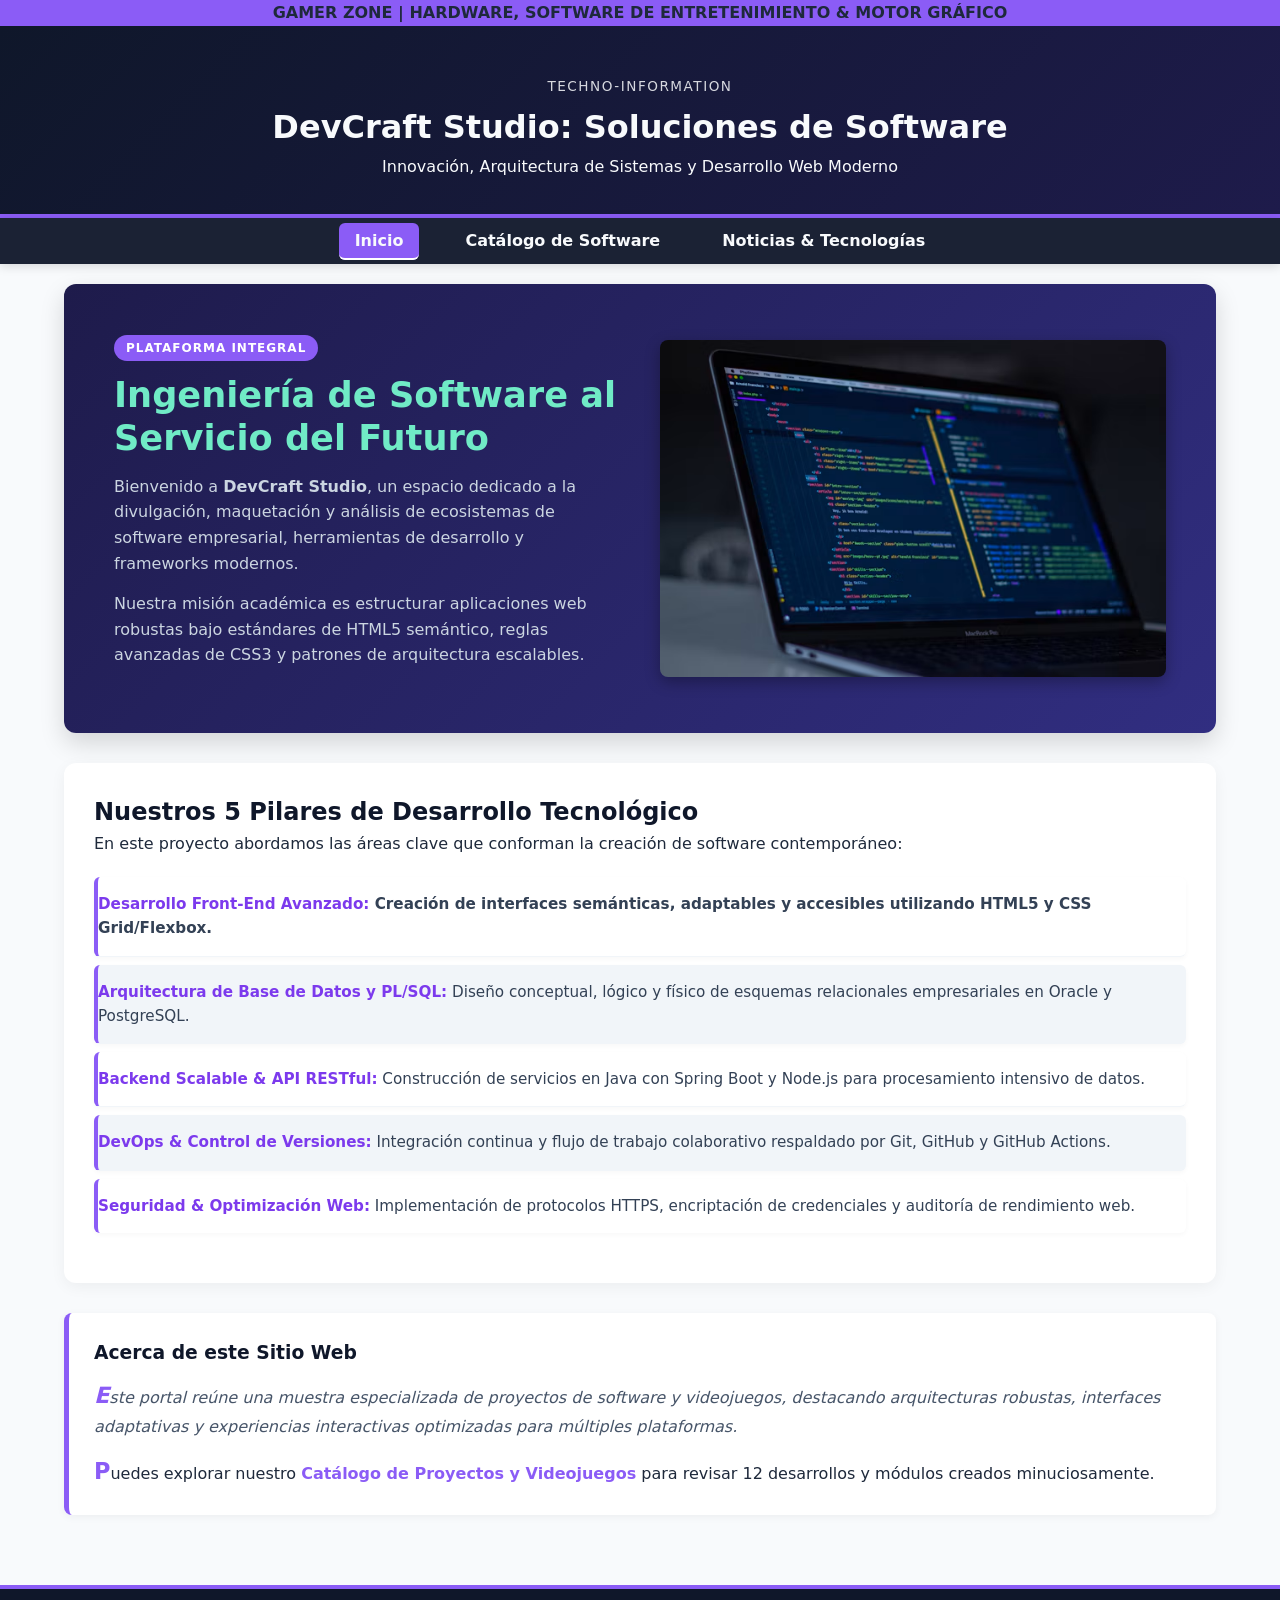
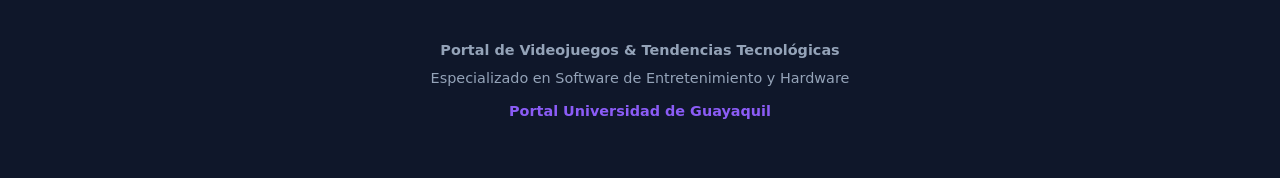
<file: index.html>
<!DOCTYPE html>
<html lang="en">
<head>
    <meta charset="UTF-8">
    <meta name="viewport" content="width=device-width, initial-scale=1.0">
    <title>DevelopSoft</title>
    <link rel="stylesheet" href="css/styles.css" />
    <style>
        :root {
            --primary-glow: #8b5cf6;
            --bg-card: #ffffff;
            --text-muted: #475569;
        }

        .hero {
            display: flex;
            align-items: center;
            justify-content: space-between;
            gap: 40px;
            background: linear-gradient(135deg, #1e1b4b 0%, #312e81 100%);
            color: #ffffff;
            padding: 50px;
            border-radius: 12px;
            margin-bottom: 30px;
            box-shadow: 0 10px 25px rgba(0,0,0,0.15);
        }

        .hero-text {
            flex: 1;
        }

        .hero-badge {
            background-color: var(--primary-glow);
            color: #fff;
            padding: 6px 12px;
            font-size: 0.75rem;
            font-weight: bold;
            border-radius: 20px;
            text-transform: uppercase;
            letter-spacing: 1px;
        }

        .hero-text h2 {
            font-size: 2.2rem;
            margin-top: 15px;
            margin-bottom: 15px;
            line-height: 1.2;
        }

        .hero-text p {
            font-size: 1rem;
            line-height: 1.6;
            color: #cbd5e1;
            margin-bottom: 15px;
        }

        .hero-image {
            flex: 1;
            text-align: center;
        }

        .hero-image img {
            max-width: 100%;
            height: auto;
            border-radius: 8px;
            box-shadow: 0 5px 15px rgba(0,0,0,0.3);
        }

        .features-grid-custom {
            background-color: var(--bg-card);
            padding: 35px;
            border-radius: 12px;
            box-shadow: 0 4px 15px rgba(0,0,0,0.05);
        }

        .features-grid-custom h2 {
            color: #1e293b;
            font-size: 1.8rem;
            margin-bottom: 10px;
        }

        .features-grid-custom > p {
            color: var(--text-muted);
            margin-bottom: 25px;
        }

        .features-list {
            list-style: none;
            padding: 0;
        }

        .features-list li {
            padding: 15px 0;
            border-bottom: 1px solid #f1f5f9;
            font-size: 0.95rem;
            color: #334155;
        }

        .features-list li:last-child {
            border-bottom: none;
        }

        .features-list strong {
            color: #7c3aed;
        }

        @media (max-width: 768px) {
            .hero {
                flex-direction: column;
                padding: 30px 20px;
            }
        }
    </style>
</head>
<body>

<div class="banner">
    GAMER ZONE | HARDWARE, SOFTWARE DE ENTRETENIMIENTO & MOTOR GRÁFICO
</div>


<header class="main-header">
    <div class="container">
        <p class="university-badge">Techno-Information</p>
        <h1>DevCraft Studio: Soluciones de Software</h1>
        <p>Innovación, Arquitectura de Sistemas y Desarrollo Web Moderno</p>
    </div>
</header>


<nav class="main-nav" id="main-nav">
    <ul class="nav-list">
        <li><a href="index.html" class="active">Inicio</a></li>
        <li><a href="catalogo.html">Catálogo de Software</a></li>
        <li><a href="noticias.html">Noticias & Tecnologías</a></li>
    </ul>
</nav>


<main class="container">
    

    <section class="hero">
        <div class="hero-text">
            <span class="hero-badge">PLATAFORMA INTEGRAL</span>
            <h2 style="color: rgb(112, 235, 198);">Ingeniería de Software al Servicio del Futuro</h2>
            <p>Bienvenido a <strong>DevCraft Studio</strong>, un espacio dedicado a la divulgación, maquetación y análisis de ecosistemas de software empresarial, herramientas de desarrollo y frameworks modernos.</p>
            <p>Nuestra misión académica es estructurar aplicaciones web robustas bajo estándares de HTML5 semántico, reglas avanzadas de CSS3 y patrones de arquitectura escalables.</p>
        </div>
        <div class="hero-image">
            <img src="img/codigofuente.png" alt="Código fuente de desarrollo de software" width="600" height="400">
        </div>
    </section>


    <section style="background-color: #ffffff; padding: 30px; border-radius: 12px; box-shadow: 0 4px 15px rgba(0,0,0,0.05);">
        <h2>Nuestros 5 Pilares de Desarrollo Tecnológico</h2>
        <p>En este proyecto abordamos las áreas clave que conforman la creación de software contemporáneo:</p>

        <ul class="features-list">
            <li><strong>Desarrollo Front-End Avanzado:</strong> Creación de interfaces semánticas, adaptables y accesibles utilizando HTML5 y CSS Grid/Flexbox.</li>
            <li><strong>Arquitectura de Base de Datos y PL/SQL:</strong> Diseño conceptual, lógico y físico de esquemas relacionales empresariales en Oracle y PostgreSQL.</li>
            <li><strong>Backend Scalable & API RESTful:</strong> Construcción de servicios en Java con Spring Boot y Node.js para procesamiento intensivo de datos.</li>
            <li><strong>DevOps & Control de Versiones:</strong> Integración continua y flujo de trabajo colaborativo respaldado por Git, GitHub y GitHub Actions.</li>
            <li><strong>Seguridad & Optimización Web:</strong> Implementación de protocolos HTTPS, encriptación de credenciales y auditoría de rendimiento web.</li>
        </ul>
    </section>


    <article class="overview-article" style="background: #ffffff; padding: 25px; border-radius: 8px; margin-top: 30px; box-shadow: 0 2px 8px rgba(0,0,0,0.05); border-left: 5px solid var(--accent-color);">
        <h3>Acerca de este Sitio Web</h3>
        <p style="color: #475569; font-style: italic; margin-top: 10px;">
            Este portal reúne una muestra especializada de proyectos de software y videojuegos, destacando arquitecturas robustas, interfaces adaptativas y experiencias interactivas optimizadas para múltiples plataformas.
        </p>
        <p style="margin-top: 15px;">
            Puedes explorar nuestro <a href="catalogo.html" style="color: #8b5cf6; font-weight: bold; text-decoration: none;">Catálogo de Proyectos y Videojuegos</a> para revisar 12 desarrollos y módulos creados minuciosamente.
        </p>
    </article>

</main>

<footer class="site-footer">
    <div class="container footer-credits">
        <p><strong>Portal de Videojuegos & Tendencias Tecnológicas</strong></p>
        <p>Especializado en Software de Entretenimiento y Hardware</p>
        <p class="external-links" style="margin-top: 10px;">
            <a href="https://www.ug.edu.ec" target="_blank" rel="noopener">Portal Universidad de Guayaquil</a>
        </p>
    </div>
</footer>


    
</body>
</html>
</file>
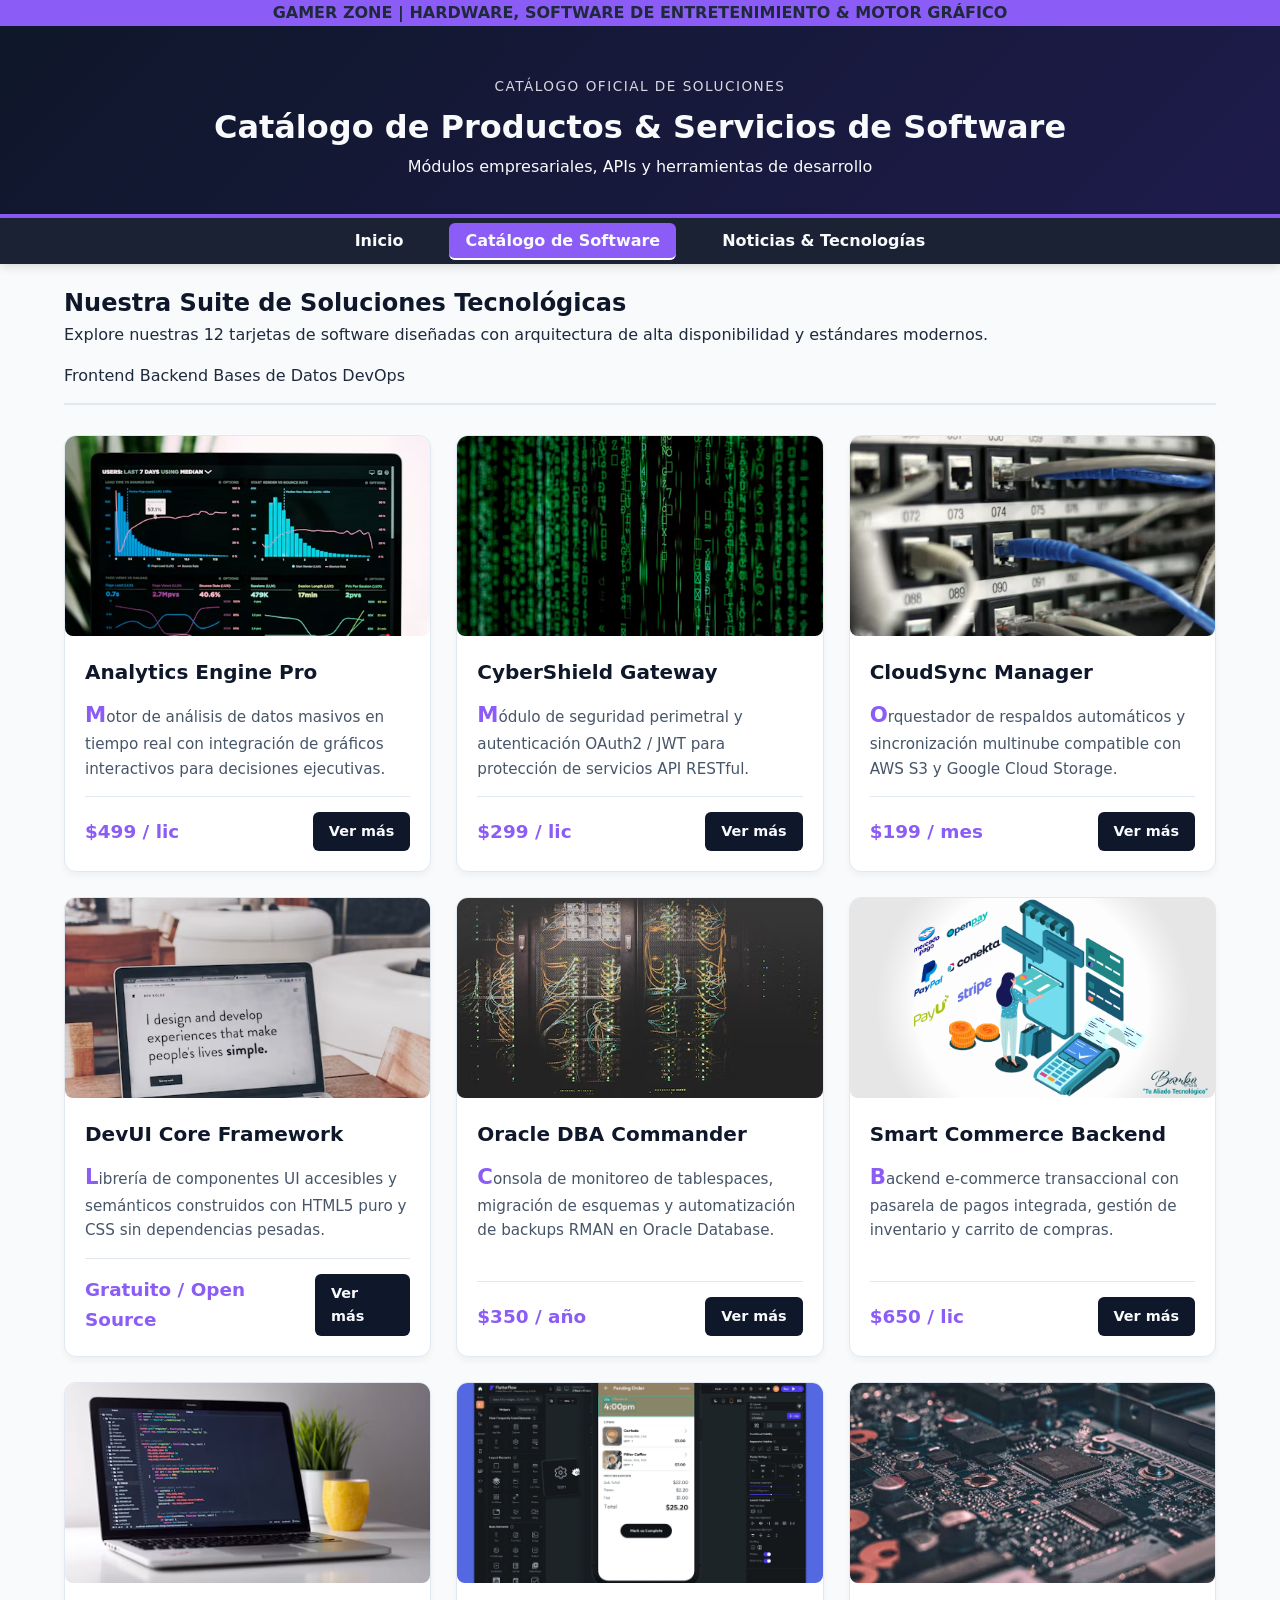
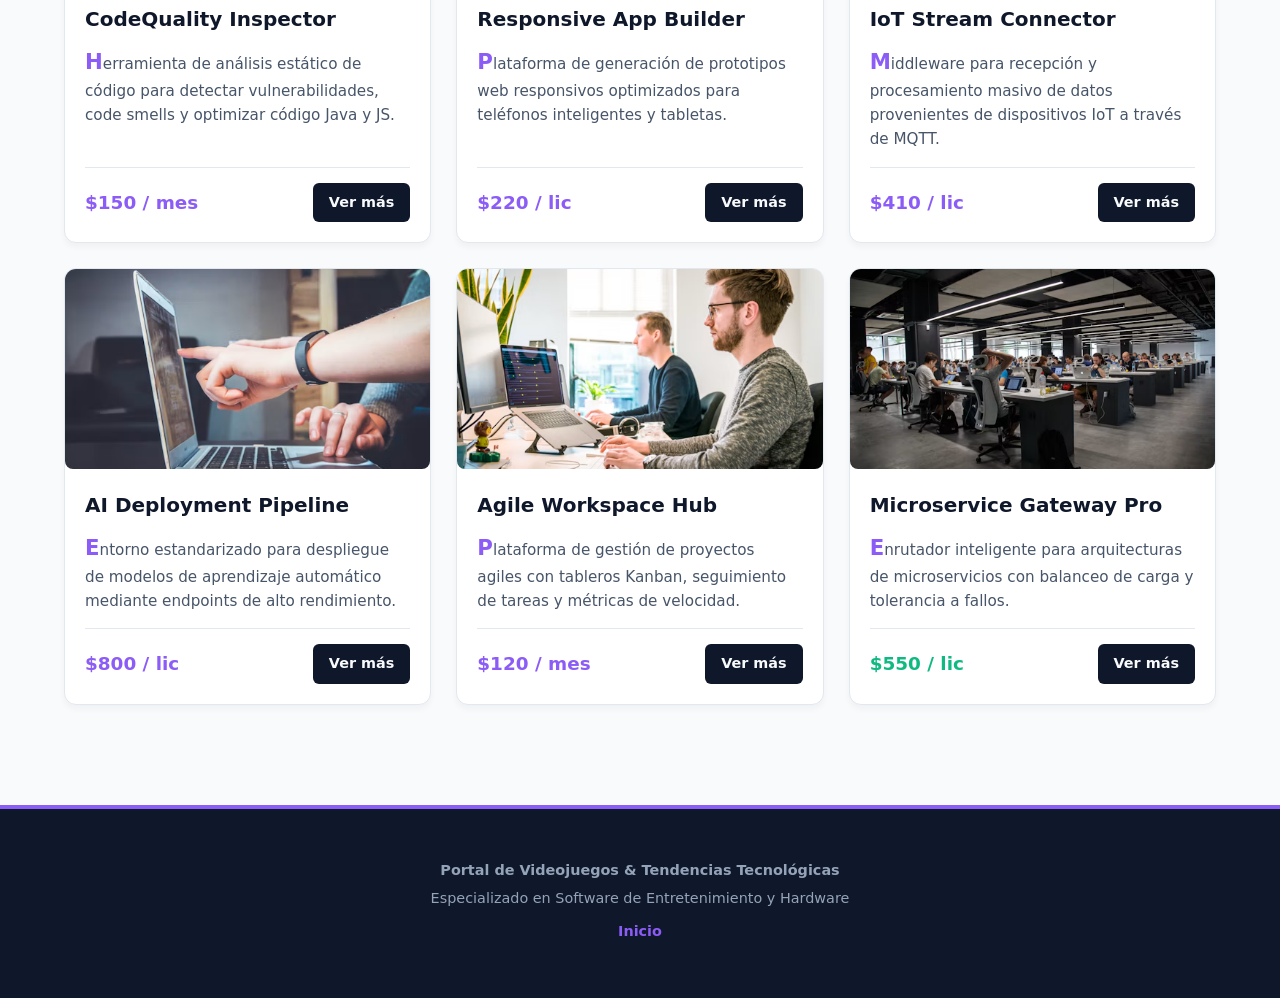
<file: catalogo.html>
<!DOCTYPE html>
<html lang="en">
<head>
    <meta charset="UTF-8">
    <meta name="viewport" content="width=device-width, initial-scale=1.0">
    <title>DevelopSoft</title>
    <link rel="stylesheet" href="css/styles.css" />
</head>
<body>
    <div class="banner">
    GAMER ZONE | HARDWARE, SOFTWARE DE ENTRETENIMIENTO & MOTOR GRÁFICO
</div>
    <header class="main-header">
    <div class="container">
        <p class="university-badge">Catálogo Oficial de Soluciones</p>
        <h1>Catálogo de Productos & Servicios de Software</h1>
        <p>Módulos empresariales, APIs y herramientas de desarrollo</p>
    </div>
</header>

<nav class="main-nav">
    <ul class="nav-list">
        <li><a href="index.html">Inicio</a></li>
        <li><a href="catalogo.html" class="active">Catálogo de Software</a></li>
        <li><a href="noticias.html">Noticias & Tecnologías</a></li>
    </ul>
</nav>

<main class="container">
    <section class="catalog-header-info">
        <h2>Nuestra Suite de Soluciones Tecnológicas</h2>
        <p>Explore nuestras 12 tarjetas de software diseñadas con arquitectura de alta disponibilidad y estándares modernos.</p>

        <div style="margin-top: 15px; border-bottom: 2px solid #e2e8f0; padding-bottom: 15px;">
            <span class="filter-tag">Frontend</span>
            <span class="filter-tag">Backend</span>
            <span class="filter-tag">Bases de Datos</span>
            <span class="filter-tag">DevOps</span>
        </div>
    </section>

    <section class="catalog-grid">

        <article class="card">
            <div class="card-img-wrapper">
                <img src="img/dashboard.png" alt="Dashboard Analytics Engine">
            </div>
            <div class="card-body">
                <h3 class="card-title">Analytics Engine Pro</h3>
                <p class="card-description">Motor de análisis de datos masivos en tiempo real con integración de gráficos interactivos para decisiones ejecutivas.</p>
                <div class="card-footer">
                    <span class="card-price">$499 / lic</span>
                    <a href="noticias.html" class="btn-details">Ver más</a>
                </div>
            </div>
        </article>

        <article class="card">
            <div class="card-img-wrapper">
                <img src="img/binarios.png" alt="CyberShield Security Suite">
            </div>
            <div class="card-body">
                <h3 class="card-title">CyberShield Gateway</h3>
                <p class="card-description">Módulo de seguridad perimetral y autenticación OAuth2 / JWT para protección de servicios API RESTful.</p>
                <div class="card-footer">
                    <span class="card-price">$299 / lic</span>
                    <a href="noticias.html" class="btn-details">Ver más</a>
                </div>
            </div>
        </article>

        <article class="card">
            <div class="card-img-wrapper">
                <img src="img/cablesred.png" alt="Cloud Infrastructure Sync">
            </div>
            <div class="card-body">
                <h3 class="card-title">CloudSync Manager</h3>
                <p class="card-description">Orquestador de respaldos automáticos y sincronización multinube compatible con AWS S3 y Google Cloud Storage.</p>
                <div class="card-footer">
                    <span class="card-price">$199 / mes</span>
                    <a href="noticias.html" class="btn-details">Ver más</a>
                </div>
            </div>
        </article>

        <article class="card">
            <div class="card-img-wrapper">
                <img src="img/framworks.png" alt="DevUI Framework Kit">
            </div>
            <div class="card-body">
                <h3 class="card-title">DevUI Core Framework</h3>
                <p class="card-description">Librería de componentes UI accesibles y semánticos construidos con HTML5 puro y CSS sin dependencias pesadas.</p>
                <div class="card-footer">
                    <span class="card-price">Gratuito / Open Source</span>
                    <a href="noticias.html" class="btn-details">Ver más</a>
                </div>
            </div>
        </article>

        <article class="card">
            <div class="card-img-wrapper">
                <img src="img/database_servers.png" alt="Database Admin Master">
            </div>
            <div class="card-body">
                <h3 class="card-title">Oracle DBA Commander</h3>
                <p class="card-description">Consola de monitoreo de tablespaces, migración de esquemas y automatización de backups RMAN en Oracle Database.</p>
                <div class="card-footer">
                    <span class="card-price">$350 / año</span>
                    <a href="noticias.html" class="btn-details">Ver más</a>
                </div>
            </div>
        </article>

        <article class="card">
            <div class="card-img-wrapper">
                <img src="img/e-comerce.png" alt="Smart Commerce API">
            </div>
            <div class="card-body">
                <h3 class="card-title">Smart Commerce Backend</h3>
                <p class="card-description">Backend e-commerce transaccional con pasarela de pagos integrada, gestión de inventario y carrito de compras.</p>
                <div class="card-footer">
                    <span class="card-price">$650 / lic</span>
                    <a href="noticias.html" class="btn-details">Ver más</a>
                </div>
            </div>
        </article>

        <article class="card">
            <div class="card-img-wrapper">
                <img src="img/codigo_de_calidad.png" alt="Code Quality Auditor">
            </div>
            <div class="card-body">
                <h3 class="card-title">CodeQuality Inspector</h3>
                <p class="card-description">Herramienta de análisis estático de código para detectar vulnerabilidades, code smells y optimizar código Java y JS.</p>
                <div class="card-footer">
                    <span class="card-price">$150 / mes</span>
                    <a href="noticias.html" class="btn-details">Ver más</a>
                </div>
            </div>
        </article>

        <article class="card">
            <div class="card-img-wrapper">
                <img src="img/aplicacionMovil.png" alt="Mobile App Builder">
            </div>
            <div class="card-body">
                <h3 class="card-title">Responsive App Builder</h3>
                <p class="card-description">Plataforma de generación de prototipos web responsivos optimizados para teléfonos inteligentes y tabletas.</p>
                <div class="card-footer">
                    <span class="card-price">$220 / lic</span>
                    <a href="noticias.html" class="btn-details">Ver más</a>
                </div>
            </div>
        </article>

        <article class="card">
            <div class="card-img-wrapper">
                <img src="img/microchips.png" alt="IoT Device Connector">
            </div>
            <div class="card-body">
                <h3 class="card-title">IoT Stream Connector</h3>
                <p class="card-description">Middleware para recepción y procesamiento masivo de datos provenientes de dispositivos IoT a través de MQTT.</p>
                <div class="card-footer">
                    <span class="card-price">$410 / lic</span>
                    <a href="noticias.html" class="btn-details">Ver más</a>
                </div>
            </div>
        </article>

        <article class="card">
            <div class="card-img-wrapper">
                <img src="img/modeloIA.png" alt="AI Model Deployer">
            </div>
            <div class="card-body">
                <h3 class="card-title">AI Deployment Pipeline</h3>
                <p class="card-description">Entorno estandarizado para despliegue de modelos de aprendizaje automático mediante endpoints de alto rendimiento.</p>
                <div class="card-footer">
                    <span class="card-price">$800 / lic</span>
                    <a href="noticias.html" class="btn-details">Ver más</a>
                </div>
            </div>
        </article>

        <article class="card">
            <div class="card-img-wrapper">
                <img src="img/equipo_de_trabajo.png" alt="Team Workflow Board">
            </div>
            <div class="card-body">
                <h3 class="card-title">Agile Workspace Hub</h3>
                <p class="card-description">Plataforma de gestión de proyectos agiles con tableros Kanban, seguimiento de tareas y métricas de velocidad.</p>
                <div class="card-footer">
                    <span class="card-price">$120 / mes</span>
                    <a href="noticias.html" class="btn-details">Ver más</a>
                </div>
            </div>
        </article>

        <article class="card">
            <div class="card-img-wrapper">
                <img src="img/microservicios.png" alt="Microservices Router">
            </div>
            <div class="card-body">
                <h3 class="card-title">Microservice Gateway Pro</h3>
                <p class="card-description">Enrutador inteligente para arquitecturas de microservicios con balanceo de carga y tolerancia a fallos.</p>
                <div class="card-footer">

                    <span class="card-price" style="color: #10b981;">$550 / lic</span>
                    <a href="noticias.html" class="btn-details">Ver más</a>
                </div>
            </div>
        </article>

    </section>
</main>

<footer class="site-footer">
    <div class="container footer-credits">
        <p><strong>Portal de Videojuegos & Tendencias Tecnológicas</strong></p>
        <p>Especializado en Software de Entretenimiento y Hardware</p>
        <p class="external-links" style="margin-top: 10px;">
            <a href="index.html">Inicio</a>
        </p>
    </div>
</footer>

</body>
</html>
</file>
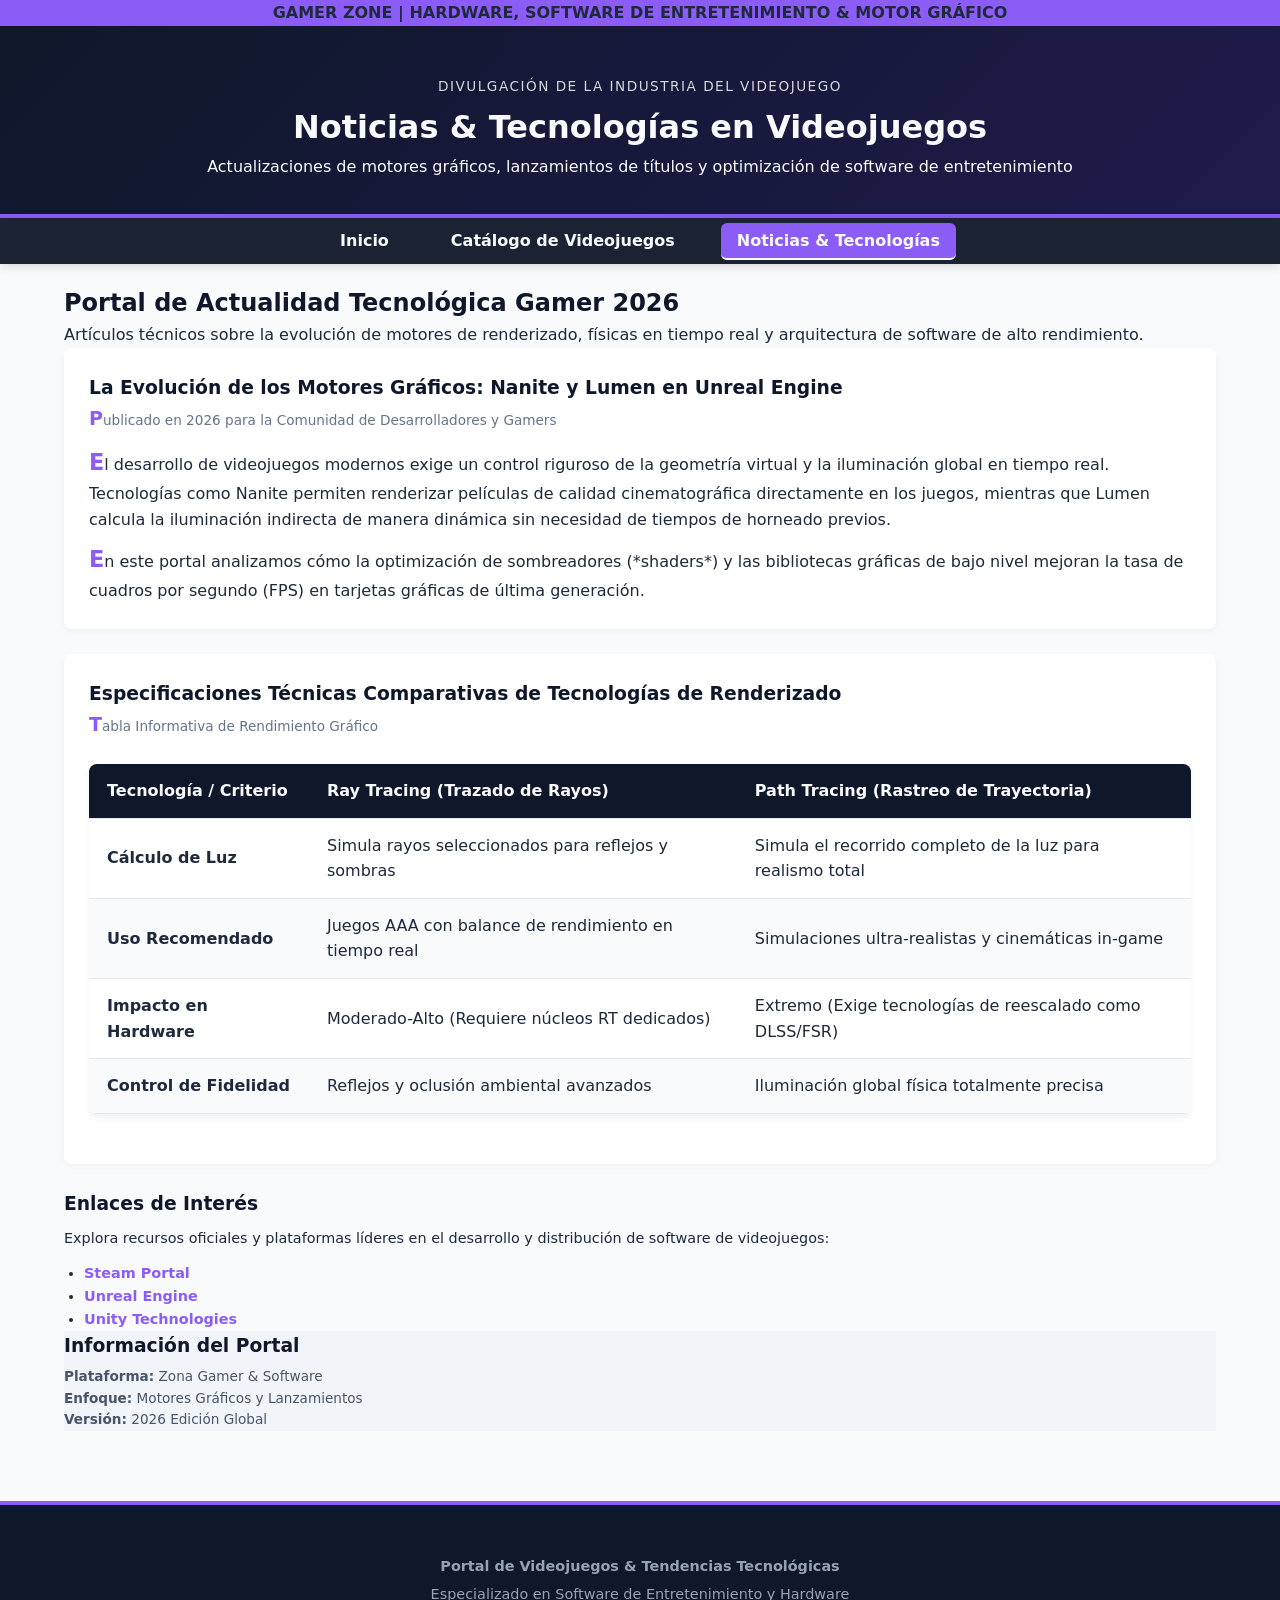
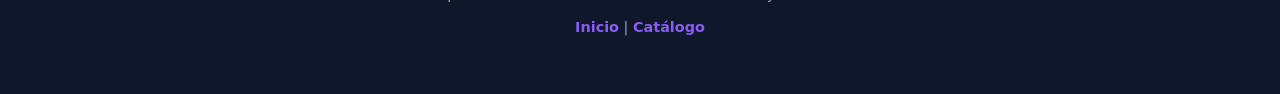
<file: noticias.html>
<!DOCTYPE html>
<html lang="en">
<head>
    <meta charset="UTF-8">
    <meta name="viewport" content="width=device-width, initial-scale=1.0">
    <title>DevelopSoft</title>
    <link rel="stylesheet" href="css/styles.css" />
</head>
<body>
    <div class="banner">
    GAMER ZONE | HARDWARE, SOFTWARE DE ENTRETENIMIENTO & MOTOR GRÁFICO
</div>
    <header class="main-header">
    <div class="container">
        <p class="university-badge">Divulgación de la Industria del Videojuego</p>
        <h1>Noticias & Tecnologías en Videojuegos</h1>
        <p>Actualizaciones de motores gráficos, lanzamientos de títulos y optimización de software de entretenimiento</p>
    </div>
</header>

<nav class="main-nav">
    <ul class="nav-list">
        <li><a href="index.html">Inicio</a></li>
        <li><a href="catalogo.html">Catálogo de Videojuegos</a></li>
        <li><a href="noticias.html" class="active">Noticias & Tecnologías</a></li>
    </ul>
</nav>

<main class="container">
    
    <div class="news-banner">
        <h2>Portal de Actualidad Tecnológica Gamer 2026</h2>
        <p>Artículos técnicos sobre la evolución de motores de renderizado, físicas en tiempo real y arquitectura de software de alto rendimiento.</p>
    </div>

    <div class="flex-layout">
        
        <div class="main-content">
            
            <article style="background: #ffffff; padding: 25px; border-radius: 8px; margin-bottom: 25px; box-shadow: 0 2px 6px rgba(0,0,0,0.04);">
                <h3>La Evolución de los Motores Gráficos: Nanite y Lumen en Unreal Engine</h3>
                <p style="color: #64748b; font-size: 0.85rem; margin-bottom: 12px;">Publicado en 2026 para la Comunidad de Desarrolladores y Gamers</p>
                <p>
                    El desarrollo de videojuegos modernos exige un control riguroso de la geometría virtual y la iluminación global en tiempo real. Tecnologías como Nanite permiten renderizar películas de calidad cinematográfica directamente en los juegos, mientras que Lumen calcula la iluminación indirecta de manera dinámica sin necesidad de tiempos de horneado previos.
                </p>
                <p style="margin-top: 10px;">
                    En este portal analizamos cómo la optimización de sombreadores (*shaders*) y las bibliotecas gráficas de bajo nivel mejoran la tasa de cuadros por segundo (FPS) en tarjetas gráficas de última generación.
                </p>
            </article>

            <article style="background: #ffffff; padding: 25px; border-radius: 8px; margin-bottom: 25px; box-shadow: 0 2px 6px rgba(0,0,0,0.04);">
                <h3>Especificaciones Técnicas Comparativas de Tecnologías de Renderizado</h3>
                <p style="color: #64748b; font-size: 0.85rem; margin-bottom: 12px;">Tabla Informativa de Rendimiento Gráfico</p>

                <table class="tech-table">
                    <thead>
                        <tr>
                            <th>Tecnología / Criterio</th>
                            <th>Ray Tracing (Trazado de Rayos)</th>
                            <th>Path Tracing (Rastreo de Trayectoria)</th>
                        </tr>
                    </thead>
                    <tbody>
                        <tr>
                            <td><strong>Cálculo de Luz</strong></td>
                            <td>Simula rayos seleccionados para reflejos y sombras</td>
                            <td>Simula el recorrido completo de la luz para realismo total</td>
                        </tr>
                        <tr>
                            <td><strong>Uso Recomendado</strong></td>
                            <td>Juegos AAA con balance de rendimiento en tiempo real</td>
                            <td>Simulaciones ultra-realistas y cinemáticas in-game</td>
                        </tr>
                        <tr>
                            <td><strong>Impacto en Hardware</strong></td>
                            <td>Moderado-Alto (Requiere núcleos RT dedicados)</td>
                            <td>Extremo (Exige tecnologías de reescalado como DLSS/FSR)</td>
                        </tr>
                        <tr>
                            <td><strong>Control de Fidelidad</strong></td>
                            <td>Reflejos y oclusión ambiental avanzados</td>
                            <td>Iluminación global física totalmente precisa</td>
                        </tr>
                    </tbody>
                </table>
            </article>

        </div>

        <aside class="sidebar-content">
            <div class="aside-box">
                <h3>Enlaces de Interés</h3>
                <p style="font-size: 0.9rem; margin-top: 8px;">
                    Explora recursos oficiales y plataformas líderes en el desarrollo y distribución de software de videojuegos:
                </p>
                <ul style="margin-top: 12px; padding-left: 20px; font-size: 0.9rem;">
                    <li><a href="https://store.steampowered.com" target="_blank" rel="noopener" style="color: #8b5cf6; text-decoration: none; font-weight: bold;">Steam Portal</a></li>
                    <li><a href="https://www.unrealengine.com" target="_blank" rel="noopener" style="color: #8b5cf6; text-decoration: none; font-weight: bold;">Unreal Engine</a></li>
                    <li><a href="https://unity.com" target="_blank" rel="noopener" style="color: #8b5cf6; text-decoration: none; font-weight: bold;">Unity Technologies</a></li>
                </ul>
            </div>

            <div class="aside-box" style="background-color: #f1f5f9;">
                <h3>Información del Portal</h3>
                <p style="font-size: 0.85rem; color: #475569; margin-top: 5px;">
                    <strong>Plataforma:</strong> Zona Gamer & Software<br>
                    <strong>Enfoque:</strong> Motores Gráficos y Lanzamientos<br>
                    <strong>Versión:</strong> 2026 Edición Global
                </p>
            </div>
        </aside>

    </div>

</main>
<footer class="site-footer">
    <div class="container footer-credits">
        <p><strong>Portal de Videojuegos & Tendencias Tecnológicas</strong></p>
        <p>Especializado en Software de Entretenimiento y Hardware</p>
        <p class="external-links" style="margin-top: 10px;">
            <a href="index.html">Inicio</a> | 
            <a href="catalogo.html">Catálogo</a> 
        </p>
    </div>
</footer>
</body>
</html>
</file>
<file: css/styles.css>
:root {
--primary-color: #0f172a;     
--accent-color: #8b5cf6;        
--accent-hover: #7c3aed;       
--bg-light: #f8fafc;            
--text-dark: #1e293b;           
--text-light: #f8fafc;          
--card-bg: #ffffff;             
--border-color: #e2e8f0;        
--font-main: 'Segoe UI', system-ui, -apple-system, sans-serif;
--transition-fast: 0.3s ease;
}



.banner{
    background-color: #8b5cf6;
    font-size: medium;
    text-align: center;
    font-weight: bolder;
}

*{
box-sizing: border-box;
margin: 0;
padding: 0;
}

body {
font-family: var(--font-main);
background-color: var(--bg-light);
color: var(--text-dark);
line-height: 1.6;
}


header, footer {
background-color: var(--primary-color);
color: var(--text-light);
}

h1, h2, h3, h4 {
font-weight: 700;
color: var(--primary-color);
}

header h1, header p {
color: var(--text-light);
}

.container {
width: 90%;
max-width: 1200px;
margin: 0 auto;
padding: 20px 0;
}


.main-header {
background: linear-gradient(135deg, var(--primary-color) 0%, #1e1b4b 100%);
padding: 30px 0 15px 0;
text-align: center;
border-bottom: 4px solid var(--accent-color);
}

.university-badge {
font-size: 0.85rem;
letter-spacing: 1.5px;
text-transform: uppercase;
opacity: 0.85;
margin-bottom: 5px;
}


.main-nav {
background-color: rgba(15, 23, 42, 0.95);
position: sticky;
top: 0;
z-index: 1000;
box-shadow: 0 2px 10px rgba(0,0,0,0.15);
}


.nav-list {
display: flex;
justify-content: center;
align-items: center;
list-style: none;
padding: 10px 0;
}

.nav-list li {
margin: 0 15px;
}


.nav-list a:link, .nav-list a:visited {
color: var(--text-light);
text-decoration: none;
font-weight: 600;
padding: 8px 16px;
border-radius: 6px;
transition: background-color var(--transition-fast), color var(--transition-fast);
}

.nav-list a:hover {
background-color: var(--accent-color);
color: #ffffff;
}

.nav-list a:active {
background-color: var(--accent-hover);
}

.nav-list a.active {
background-color: var(--accent-color);
border-bottom: 2px solid #ffffff;
}


.hero {
display: flex;
align-items: center;
gap: 30px;
background-color: #ffffff;
padding: 40px;
border-radius: 12px;
box-shadow: 0 4px 15px rgba(0,0,0,0.05);
margin-bottom: 40px;
}

.hero-text {
flex: 1;
}

.hero-image {
flex: 1;
text-align: center;
}


img {
max-width: 100%;
height: auto;
display: block;
border-radius: 8px;
}


article p::first-letter {
font-size: 1.4em;
font-weight: bold;
color: var(--accent-color);
}

::selection {
background-color: var(--accent-color);
color: #ffffff;
}


.features-list {

list-style: none;
padding-left: 0;
margin: 20px 0;
}

.features-list li {

position: relative;
padding: 10px 10px 10px 35px;
margin-bottom: 8px;
background-color: #ffffff;
border-radius: 6px;
border-left: 4px solid var(--accent-color);
box-shadow: 0 2px 5px rgba(0,0,0,0.03);
}

.features-list li::before {

position:absolute;
left: 12px;
top: 50%;
transform: translateY(-50%);
color: var(--accent-color);
font-weight: bold;
}


.features-list li:first-child {
font-weight: 600;
}

.features-list li:nth-child(even) {
background-color: #f1f5f9;
}


.catalog-grid {
display: grid;
gap: 25px;
margin: 30px 0;
}


article.card {
background-color: var(--card-bg);
border: 1px solid var(--border-color);
border-radius: 12px;
overflow: hidden;
display: flex;
flex-direction: column;
justify-content: space-between;
transition: transform var(--transition-fast), box-shadow var(--transition-fast);
box-shadow: 0 4px 6px rgba(0,0,0,0.04);
}

article.card:hover {
transform: translateY(-5px);
box-shadow: 0 12px 20px rgba(0,0,0,0.1);
}

.card-img-wrapper {
width: 100%;
height: 200px;
overflow: hidden;
position: relative;
}

.card-img-wrapper img {
width: 100%;
height: 100%;
object-fit: cover;
transition: transform 0.5s ease;
}

article.card:hover .card-img-wrapper img {
transform: scale(1.08);
}

.card-body {
padding: 20px;
flex-grow: 1;
display: flex;
flex-direction: column;
}

.card-title {
font-size: 1.25rem;
margin-bottom: 10px;
color: var(--primary-color);
}

.card-description {
font-size: 0.95rem;
color: #475569;
margin-bottom: 15px;
flex-grow: 1;
}

.card-footer {
display: flex;
justify-content: space-between;
align-items: center;
padding-top: 15px;
border-top: 1px solid var(--border-color);
}

.card-price {
font-size: 1.15rem;
font-weight: 700;
color: var(--accent-color);
}


.btn-details {
display: inline-block;
background-color: var(--primary-color);
color: var(--text-light) !important;
padding: 8px 16px;
border-radius: 6px;
text-decoration: none;
font-size: 0.9rem;
font-weight: 600;
transition: background-color var(--transition-fast);
}

.btn-details:hover {
background-color: var(--accent-color);
}


.tech-table {
width: 100%;
border-collapse: collapse;
margin: 25px 0;
background-color: #ffffff;
border-radius: 8px;
overflow: hidden;
box-shadow: 0 4px 6px rgba(0,0,0,0.05);
}

.tech-table th, .tech-table td {
padding: 14px 18px;
text-align: left;
border-bottom: 1px solid var(--border-color);
}

.tech-table th {
background-color: var(--primary-color);
color: var(--text-light);
font-weight: 600;
}

.tech-table tr:nth-child(even) {
background-color: #f8fafc;
}

.tech-table tr:hover {
background-color: #f1f5f9;
}


.site-footer {
padding: 30px 0;
margin-top: 50px;
text-align: center;
border-top: 4px solid var(--accent-color);
}

.footer-credits p {
font-size: 0.9rem;
color: #94a3b8;
margin-bottom: 5px;
}

.external-links a {
color: var(--accent-color);
text-decoration: none;
font-weight: 600;
}

.external-links a:hover {
text-decoration: underline;
}




.catalog-grid {
grid-template-columns: 1fr;
}


@media screen and (min-width: 640px) {
.catalog-grid {
grid-template-columns: repeat(2, 1fr);
}
.hero {
flex-direction: row;
}
}


@media screen and (min-width: 1024px) {
.catalog-grid {
grid-template-columns: repeat(3, 1fr);
}
}
</file>
